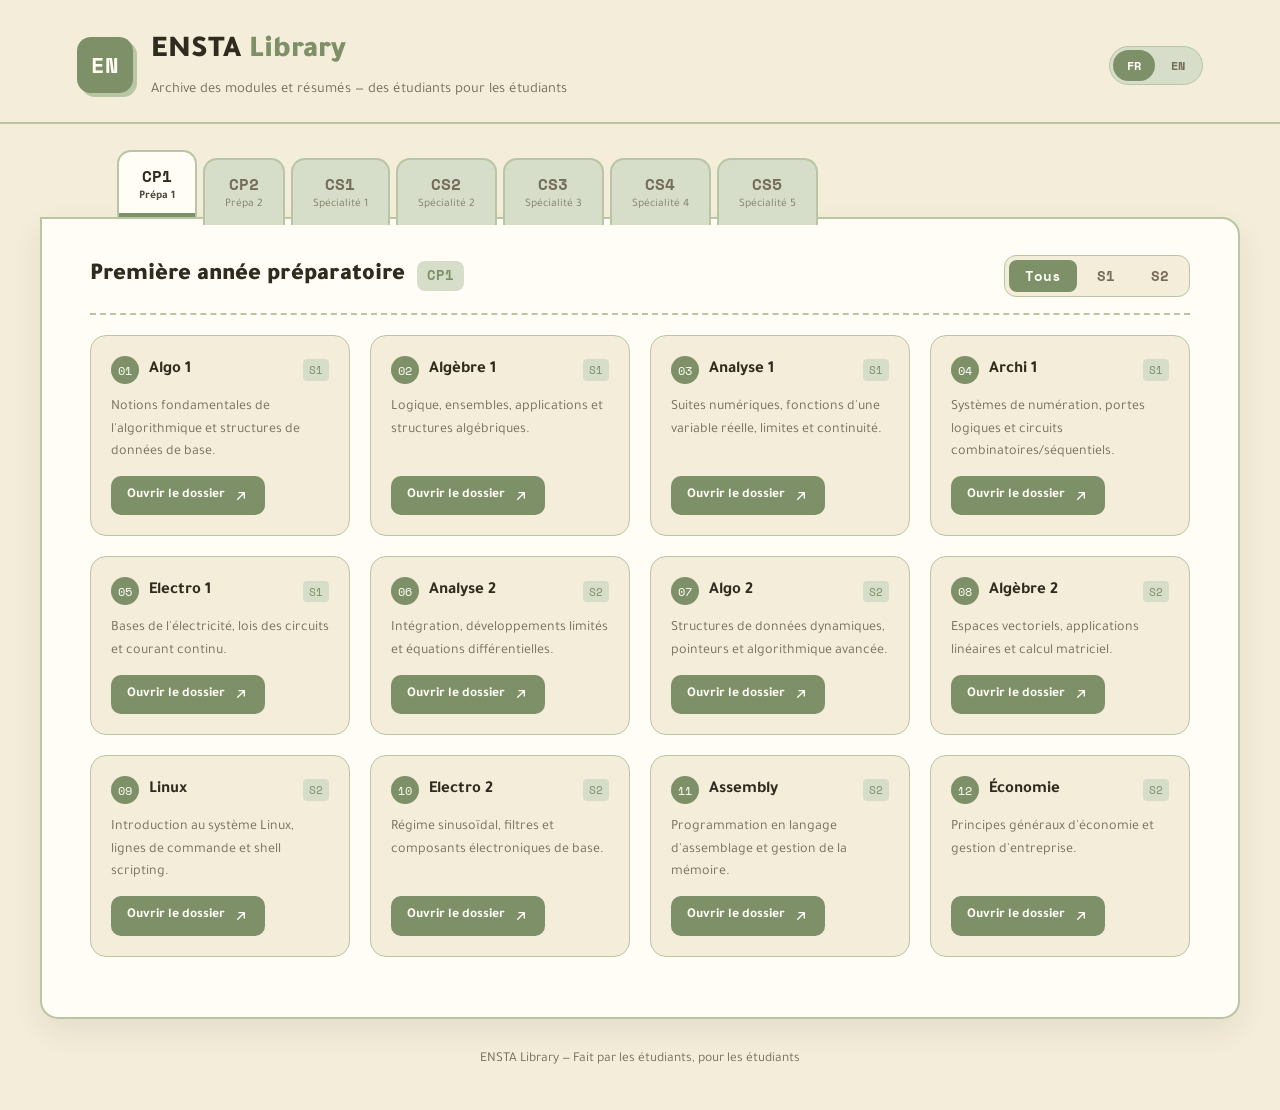
<file: index.html>
<!DOCTYPE html>
<html lang="fr" dir="ltr">
<head>
<meta charset="UTF-8">
<meta name="viewport" content="width=device-width, initial-scale=1.0">
<title>ENSTA Library — Course Archive</title>
<link rel="preconnect" href="https://fonts.googleapis.com">
<link rel="preconnect" href="https://fonts.gstatic.com" crossorigin>
<link href="https://fonts.googleapis.com/css2?family=Tajawal:wght@400;500;700;900&family=Space+Mono:wght@400;700&display=swap" rel="stylesheet">
<style>

:root{
  --bg:         #f4edda;   
  --green:      #d6dec9;  
  --green-deep: #7d9068;  
  --green-line: #b9c6a4;   
  --ink:        #2f2b1f;  
  --ink-soft:   #756c59;   
  --card:       #fffdf6;
  --card-shadow: rgba(47,43,31,0.08);
}

*{ box-sizing:border-box; margin:0; padding:0; }
html{ scroll-behavior:smooth; }
body{
  background:var(--bg);
  color:var(--ink);
  font-family:'Tajawal', sans-serif;
  line-height:1.6;
  min-height:100vh;
}


.site-header{
  background:var(--bg);
  border-bottom:2px solid var(--green-line);
  padding:28px 6vw 20px;
}
.header-inner{
  max-width:1200px;
  margin:0 auto;
  display:flex;
  align-items:center;
  justify-content:space-between;
  flex-wrap:wrap;
  gap:16px;
}
.brand{ display:flex; align-items:center; gap:18px; }
.brand-mark{
  font-family:'Space Mono', monospace;
  font-weight:700;
  font-size:1.4rem;
  background:var(--green-deep);
  color:var(--card);
  width:56px; height:56px;
  border-radius:14px;
  display:flex; align-items:center; justify-content:center;
  letter-spacing:1px;
  box-shadow:4px 4px 0 var(--green-line);
}
.brand-text h1{
  font-size:1.9rem;
  font-weight:900;
  color:var(--ink);
}
.brand-text h1 span{ color:var(--green-deep); }
.brand-text p{ color:var(--ink-soft); font-size:0.92rem; margin-top:2px; }

.header-right{ display:flex; align-items:center; gap:12px; flex-wrap:wrap; }

.lang-switch{
  display:flex;
  background:var(--green);
  border:1px solid var(--green-line);
  border-radius:20px;
  padding:3px;
  gap:2px;
}
.lang-btn{
  font-family:'Space Mono', monospace;
  font-size:0.78rem;
  font-weight:700;
  border:none;
  background:transparent;
  color:var(--ink-soft);
  padding:6px 14px;
  border-radius:16px;
  cursor:pointer;
  transition:all .15s ease;
}
.lang-btn:hover{ color:var(--ink); }
.lang-btn.active{ background:var(--green-deep); color:var(--card); }


.cycle-tabs{
  max-width:1200px;
  margin:26px auto 0;
  padding:0 6vw;
  display:flex;
  gap:6px;
  flex-wrap:wrap;
}
.tab{
  font-family:'Tajawal', sans-serif;
  cursor:pointer;
  border:2px solid var(--green-line);
  border-bottom:none;
  background:var(--green);
  color:var(--ink-soft);
  padding:12px 20px 14px;
  border-radius:14px 14px 0 0;
  display:flex;
  flex-direction:column;
  align-items:center;
  gap:2px;
  transform:translateY(8px);
  transition:all .18s ease;
}
.tab:hover{ transform:translateY(2px); color:var(--ink); }
.tab.active{
  background:var(--card);
  color:var(--ink);
  transform:translateY(0);
  border-color:var(--green-line);
  box-shadow:0 -4px 0 0 var(--green-deep) inset;
  font-weight:700;
}
.tab-code{ font-family:'Space Mono', monospace; font-weight:700; font-size:1rem; }
.tab-label{ font-size:0.72rem; opacity:.85; }

.content{
  max-width:1200px;
  margin:0 auto;
  background:var(--card);
  border:2px solid var(--green-line);
  border-radius:0 18px 18px 18px;
  padding:36px 6vw 60px;
  margin-inline:6vw;
  box-shadow:0 12px 30px var(--card-shadow);
}
@media(min-width:1212px){ .content{ margin-inline:auto; padding:36px 48px 60px; } }

.panel-head{
  border-bottom:2px dashed var(--green-line);
  padding-bottom:16px;
  margin-bottom:20px;
  display:flex;
  justify-content:space-between;
  align-items:center;
  flex-wrap:wrap;
  gap:16px;
}
.panel-head h2{ font-size:1.5rem; font-weight:900; display:flex; align-items:center; gap:12px; }
.panel-code{
  font-family:'Space Mono', monospace;
  font-size:0.85rem;
  background:var(--green);
  color:var(--green-deep);
  padding:4px 10px;
  border-radius:8px;
  font-weight:700;
}


.semester-filter{
  display:flex;
  background:var(--bg);
  padding:4px;
  border-radius:12px;
  border:1px solid var(--green-line);
  gap:4px;
}
.sem-btn{
  border:none;
  background:transparent;
  padding:6px 16px;
  border-radius:8px;
  font-weight:700;
  font-size:0.85rem;
  cursor:pointer;
  color:var(--ink-soft);
  transition:all .15s ease;
  font-family:'Space Mono', monospace;
}
.sem-btn.active{
  background:var(--green-deep);
  color:var(--card);
}

.module-grid{
  display:grid;
  grid-template-columns:repeat(auto-fill, minmax(260px, 1fr));
  gap:20px;
}

.module-card{
  background:var(--bg);
  border:1.5px solid var(--green-line);
  border-radius:16px;
  padding:20px;
  display:flex;
  flex-direction:column;
  gap:12px;
  transition:all .15s ease;
}
.module-card:hover{
  transform:translateY(-4px);
  border-color:var(--green-deep);
  box-shadow:0 10px 22px var(--card-shadow);
}

.card-top{ display:flex; align-items:center; gap:10px; }
.card-index{
  font-family:'Space Mono', monospace;
  font-size:0.75rem;
  color:var(--card);
  background:var(--green-deep);
  width:28px; height:28px;
  border-radius:50%;
  display:flex; align-items:center; justify-content:center;
  flex-shrink:0;
}
.module-title{ font-size:1.05rem; font-weight:700; color:var(--ink); }
.sem-badge{
  font-family:'Space Mono', monospace;
  font-size:0.7rem;
  padding:2px 6px;
  background:var(--green);
  color:var(--green-deep);
  border-radius:4px;
  margin-left:auto;
}

.module-desc{ color:var(--ink-soft); font-size:0.88rem; flex-grow:1; }

.module-btn{
  align-self:flex-start;
  display:inline-flex;
  align-items:center;
  gap:8px;
  text-decoration:none;
  background:var(--green-deep);
  color:var(--card);
  font-weight:700;
  font-size:0.85rem;
  padding:9px 16px;
  border-radius:10px;
  transition:all .15s ease;
}
.module-btn:hover{ background:var(--ink); transform:translateY(-2px); }

.empty-msg{
  grid-column: 1 / -1;
  text-align: center;
  padding: 40px;
  color: var(--ink-soft);
  font-size: 1rem;
}

/* ============== التذييل ============== */
.site-footer{
  text-align:center;
  color:var(--ink-soft);
  font-size:0.85rem;
  padding:30px 6vw 40px;
}
</style>
</head>
<body>

  <!-- ===================== Header ===================== -->
  <header class="site-header">
    <div class="header-inner">
      <div class="brand">
        <span class="brand-mark">EN</span>
        <div class="brand-text">
          <h1>ENSTA <span>Library</span></h1>
          <p data-i18n="brandDesc">Archive des modules et résumés — des étudiants pour les étudiants</p>
        </div>
      </div>

      <div class="header-right">
        <div class="lang-switch" id="langSwitch">
          <button class="lang-btn active" data-lang="fr">FR</button>
          <button class="lang-btn" data-lang="en">EN</button>
        </div>
      </div>
    </div>
  </header>


  <nav class="cycle-tabs" id="cycleTabs">
    <button class="tab active" data-year="cp1"><span class="tab-code">CP1</span><span class="tab-label" data-i18n="cp1Tab">Prépa 1</span></button>
    <button class="tab" data-year="cp2"><span class="tab-code">CP2</span><span class="tab-label" data-i18n="cp2Tab">Prépa 2</span></button>
    <button class="tab" data-year="cs1"><span class="tab-code">CS1</span><span class="tab-label" data-i18n="cs1Tab">Spécialité 1</span></button>
    <button class="tab" data-year="cs2"><span class="tab-code">CS2</span><span class="tab-label" data-i18n="cs2Tab">Spécialité 2</span></button>
    <button class="tab" data-year="cs3"><span class="tab-code">CS3</span><span class="tab-label" data-i18n="cs3Tab">Spécialité 3</span></button>
    <button class="tab" data-year="cs4"><span class="tab-code">CS4</span><span class="tab-label" data-i18n="cs4Tab">Spécialité 4</span></button>
    <button class="tab" data-year="cs5"><span class="tab-code">CS5</span><span class="tab-label" data-i18n="cs5Tab">Spécialité 5</span></button>
  </nav>


  <main class="content">
    <div class="panel-head">
      <h2>
        <span id="yearTitle">Première année préparatoire</span> 
        <span class="panel-code" id="yearCode">CP1</span>
      </h2>
      
  
      <div class="semester-filter" id="semFilter">
        <button class="sem-btn active" data-sem="all">Tous</button>
        <button class="sem-btn" id="semBtn1" data-sem="s1">S1</button>
        <button class="sem-btn" id="semBtn2" data-sem="s2">S2</button>
      </div>
    </div>

    <div class="module-grid" id="moduleGrid"></div>
  </main>

  <footer class="site-footer">
    <p data-i18n="footer">ENSTA Library — Fait par les étudiants, pour les étudiants</p>
  </footer>

  <script>

const COURSES_DATA = [

  {
    year: "cp1",
    semester: "s1",
    title: "Algo 1",
    desc: "Notions fondamentales de l'algorithmique et structures de données de base.",
    driveUrl: "https://drive.google.com/drive/folders/15fAV8W_iGJVj7IA3oI7IIZ8zhR-wnURU?usp=sharing"
  },
  {
    year: "cp1",
    semester: "s1",
    title: "Algèbre 1",
    desc: "Logique, ensembles, applications et structures algébriques.",
    driveUrl: "https://drive.google.com/drive/folders/1OSJxyHSs7dYy3sjglzbchlLDVcGGIwJ_?usp=sharing"
  },
  {
    year: "cp1",
    semester: "s1",
    title: "Analyse 1",
    desc: "Suites numériques, fonctions d'une variable réelle, limites et continuité.",
    driveUrl: "https://drive.google.com/drive/folders/1zbcnC185Kks_YcY4-croj7jDknlIejmb?usp=sharing"
  },
  {
    year: "cp1",
    semester: "s1",
    title: "Archi 1",
    desc: "Systèmes de numération, portes logiques et circuits combinatoires/séquentiels.",
    driveUrl: "https://drive.google.com/drive/folders/1Jd4qoF-x3eaJaRGfM1UgVmid1R62XLT4?usp=sharing"
  },
  {
    year: "cp1",
    semester: "s1",
    title: "Electro 1",
    desc: "Bases de l'électricité, lois des circuits et courant continu.",
    driveUrl: "https://drive.google.com/drive/folders/12lAzxk1j7Kf3rW7qJ3gMZDwdXI5ParbK?usp=sharing"
  },


  {
    year: "cp1",
    semester: "s2",
    title: "Analyse 2",
    desc: "Intégration, développements limités et équations différentielles.",
    driveUrl: "https://drive.google.com/drive/folders/1ZKQ1KQUC9XaEkQI-HhpQIHSRjQl9iBVw?usp=sharing"
  },
  {
    year: "cp1",
    semester: "s2",
    title: "Algo 2",
    desc: "Structures de données dynamiques, pointeurs et algorithmique avancée.",
    driveUrl: "https://drive.google.com/drive/folders/1QL3rUXfbWLz9OG43wgoh5UBl7AaarP65?usp=sharing"
  },
  {
    year: "cp1",
    semester: "s2",
    title: "Algèbre 2",
    desc: "Espaces vectoriels, applications linéaires et calcul matriciel.",
    driveUrl: "https://drive.google.com/drive/folders/1ej-2hpDRrVyptuO9bWdZ-8IVSzTd-S95?usp=sharing"
  },
  {
    year: "cp1",
    semester: "s2",
    title: "Linux",
    desc: "Introduction au système Linux, lignes de commande et shell scripting.",
    driveUrl: "https://drive.google.com/drive/folders/1ECAsznqr3PTmER0xz21k9vNKK4TlLtSt?usp=sharing"
  },
  {
    year: "cp1",
    semester: "s2",
    title: "Electro 2",
    desc: "Régime sinusoïdal, filtres et composants électroniques de base.",
    driveUrl: "https://drive.google.com/drive/folders/1C41SzoihUpmHHoVBfJsbnudwuS6cN-7A?usp=sharing"
  },
  {
    year: "cp1",
    semester: "s2",
    title: "Assembly",
    desc: "Programmation en langage d'assemblage et gestion de la mémoire.",
    driveUrl: "https://drive.google.com/drive/folders/1zqbA8WGII_prKmqBWlI5K7pCHn8tTHHe?usp=sharing"
  },
  {
    year: "cp1",
    semester: "s2",
    title: "Économie",
    desc: "Principes généraux d'économie et gestion d'entreprise.",
    driveUrl: "https://drive.google.com/drive/folders/19syO9VPpDFsnpOlMt4FIdYNfelCrUZOB?usp=sharing"
  },


  {
    year: "cp2",
    semester: "s3",
    title: "SFSD (Algo 3)",
    desc: "Structures de fichiers et structures de données avancées.",
    driveUrl: "https://drive.google.com/drive/folders/1vFJtDJVBbwaq0ipXBZ4tK7dRlg65uBYC?usp=sharing"
  },
  {
    year: "cp2",
    semester: "s3",
    title: "Proba 1",
    desc: "Calcul des probabilités, variables aléatoires discrètes et continues.",
    driveUrl: "https://drive.google.com/drive/folders/1QyrFbm8Ue9BbN42tVIxqf5JUOL0OHzm_?usp=sharing"
  },
  {
    year: "cp2",
    semester: "s3",
    title: "Electro 3",
    desc: "Électronique fondamentale et réseaux électriques.",
    driveUrl: "https://drive.google.com/drive/folders/1iZP2M26M3MVlKQRVMO_66v08sbpkac4f?usp=sharing"
  },
  {
    year: "cp2",
    semester: "s3",
    title: "Computer Archi 2",
    desc: "Architecture des ordinateurs et fonctionnement du processeur.",
    driveUrl: "https://drive.google.com/drive/folders/13wytaH9gDXv9emAtND8xriP0v-GmFNgf?usp=sharing"
  },
  {
    year: "cp2",
    semester: "s3",
    title: "Analyse 3",
    desc: "Séries numériques, séries de fonctions et intégrales multiples.",
    driveUrl: "https://drive.google.com/drive/folders/1exqkBIbTp8BPAsan8yz_TkZ-8U3GlqkY?usp=sharing"
  },
  {
    year: "cp2",
    semester: "s3",
    title: "Algèbre 3",
    desc: "Réduction des endomorphismes et formes quadratiques.",
    driveUrl: "https://drive.google.com/drive/folders/1R022bvKL9j7R77WZYicjJyTF8lg7smTf?usp=sharing"
  },
  {
    year: "cp2",
    semester: "s4",
    title: "Proba 2",
    desc: "Statistique inférentielle, tests d'hypothèses et lois de probabilité.",
    driveUrl: "https://drive.google.com/drive/folders/1LID3UYyNQxcGK0Bn3nzxzPibrPpVjjjf?usp=sharing"
  },
  {
    year: "cp2",
    semester: "s4",
    title: "OOP",
    desc: "Programmation orientée objet, classes, héritage et polymorphisme.",
    driveUrl: "https://drive.google.com/drive/folders/14qyaHohETC2bNw2N1olXtaTcHpbRAi5w?usp=sharing"
  },
  {
    year: "cp2",
    semester: "s4",
    title: "Logique Mathématique",
    desc: "Calcul propositionnel, calcul des prédicats et systèmes formels.",
    driveUrl: "https://drive.google.com/drive/folders/11YA9TKcpacTJT-P9Jcu27prqppbj4bbK?usp=sharing"
  },
  {
    year: "cp2",
    semester: "s4",
    title: "Information Systems",
    desc: "Conception de bases de données, modélisation et systèmes d'information.",
    driveUrl: "https://drive.google.com/drive/folders/16NvyfJc2C-kqEVmtG3PiJxPghtiLWqIl?usp=sharing"
  },
  {
    year: "cp2",
    semester: "s4",
    title: "Analyse 4",
    desc: "Analyse complexe, transformées de Fourier et de Laplace.",
    driveUrl: "https://drive.google.com/drive/folders/1Ms9RZ2j6ObuO-NSNfb9imlnumbYyM_23?usp=sharing"
  }
];

/* =======================================================================
   2. ترجمات الصفحة
   ======================================================================= */
const translations = {
  fr: {
    brandDesc: "Archive des modules et résumés — des étudiants pour les étudiants",
    cp1Tab: "Prépa 1", cp2Tab: "Prépa 2", cs1Tab: "Spécialité 1", cs2Tab: "Spécialité 2",
    cs3Tab: "Spécialité 3", cs4Tab: "Spécialité 4", cs5Tab: "Spécialité 5",
    cp1Title: "Première année préparatoire", cp2Title: "Deuxième année préparatoire",
    cs1Title: "Première année de spécialité", cs2Title: "Deuxième année de spécialité",
    cs3Title: "Troisième année de spécialité", cs4Title: "Quatrième année de spécialité",
    cs5Title: "Cinquième année de spécialité",
    moduleBtn: "Ouvrir le dossier",
    emptyMsg: "Aucun module disponible pour cette sélection.",
    footer: "ENSTA Library — Fait par les étudiants, pour les étudiants"
  },
  en: {
    brandDesc: "Course archive and summaries — by students, for students",
    cp1Tab: "Prep 1", cp2Tab: "Prep 2", cs1Tab: "Specialty 1", cs2Tab: "Specialty 2",
    cs3Tab: "Specialty 3", cs4Tab: "Specialty 4", cs5Tab: "Specialty 5",
    cp1Title: "First preparatory year", cp2Title: "Second preparatory year",
    cs1Title: "First specialty year", cs2Title: "Second specialty year",
    cs3Title: "Third specialty year", cs4Title: "Fourth specialty year",
    cs5Title: "Fifth specialty year",
    moduleBtn: "Open folder",
    emptyMsg: "No modules available for this selection.",
    footer: "ENSTA Library — Made by students, for students"
  }
};

let currentYear = "cp1";
let currentSem = "all";
let currentLang = localStorage.getItem("ensta-library-lang") || "fr";


function updateSemesterFilterButtons() {
  const semBtn1 = document.getElementById("semBtn1");
  const semBtn2 = document.getElementById("semBtn2");
  
  if (currentYear === "cp1") {
    semBtn1.textContent = "S1";
    semBtn1.setAttribute("data-sem", "s1");
    semBtn2.textContent = "S2";
    semBtn2.setAttribute("data-sem", "s2");
  } else if (currentYear === "cp2") {
    semBtn1.textContent = "S3";
    semBtn1.setAttribute("data-sem", "s3");
    semBtn2.textContent = "S4";
    semBtn2.setAttribute("data-sem", "s4");
  } else {
    semBtn1.textContent = "S1";
    semBtn1.setAttribute("data-sem", "s1");
    semBtn2.textContent = "S2";
    semBtn2.setAttribute("data-sem", "s2");
  }
}

function renderModules() {
  const grid = document.getElementById("moduleGrid");
  const dict = translations[currentLang];
  grid.innerHTML = "";


  const filtered = COURSES_DATA.filter(item => {
    const matchYear = item.year === currentYear;
    const matchSem = currentSem === "all" || item.semester === currentSem;
    return matchYear && matchSem;
  });

  if (filtered.length === 0) {
    grid.innerHTML = `<div class="empty-msg">${dict.emptyMsg}</div>`;
    return;
  }

  filtered.forEach((mod, index) => {
    const card = document.createElement("article");
    card.className = "module-card";
    
    const num = String(index + 1).padStart(2, '0');

    card.innerHTML = `
      <div class="card-top">
        <span class="card-index">${num}</span>
        <h3 class="module-title">${mod.title}</h3>
        <span class="sem-badge">${mod.semester.toUpperCase()}</span>
      </div>
      <p class="module-desc">${mod.desc}</p>
      <a class="module-btn" href="${mod.driveUrl}" target="_blank" rel="noopener">
        <span>${dict.moduleBtn}</span>
        <svg viewBox="0 0 24 24" width="16" height="16"><path d="M7 17L17 7M17 7H9M17 7V15" stroke="currentColor" stroke-width="2" fill="none" stroke-linecap="round" stroke-linejoin="round"/></svg>
      </a>
    `;
    grid.appendChild(card);
  });
}

function updateHeaderTitle() {
  const dict = translations[currentLang];
  const titleEl = document.getElementById("yearTitle");
  const codeEl = document.getElementById("yearCode");
  
  titleEl.textContent = dict[`${currentYear}Title`];
  codeEl.textContent = currentYear.toUpperCase();
}

function applyLanguage(lang) {
  currentLang = lang;
  const dict = translations[lang] || translations.fr;

  document.querySelectorAll("[data-i18n]").forEach(el => {
    const key = el.getAttribute("data-i18n");
    if (dict[key]) el.textContent = dict[key];
  });

  document.querySelectorAll(".lang-btn").forEach(btn => {
    btn.classList.toggle("active", btn.getAttribute("data-lang") === lang);
  });

  updateHeaderTitle();
  renderModules();

  try { localStorage.setItem("ensta-library-lang", lang); } catch (e) {}
}

// تهيئة الأحداث (Event Listeners)
document.addEventListener("DOMContentLoaded", () => {
  // تبديل السنوات (CP1, CP2...)
  document.getElementById("cycleTabs").addEventListener("click", e => {
    const tab = e.target.closest(".tab");
    if (!tab) return;
    
    document.querySelectorAll(".tab").forEach(t => t.classList.remove("active"));
    tab.classList.add("active");

    currentYear = tab.getAttribute("data-year");
    currentSem = "all";
    
    document.querySelectorAll(".sem-btn").forEach(b => b.classList.remove("active"));
    document.querySelector('.sem-btn[data-sem="all"]').classList.add("active");

    updateSemesterFilterButtons();
    updateHeaderTitle();
    renderModules();
  });

  // تبديل السداسيات
  document.getElementById("semFilter").addEventListener("click", e => {
    const btn = e.target.closest(".sem-btn");
    if (!btn) return;

    document.querySelectorAll(".sem-btn").forEach(b => b.classList.remove("active"));
    btn.classList.add("active");

    currentSem = btn.getAttribute("data-sem");
    renderModules();
  });

  // تبديل اللغة (FR / EN)
  document.getElementById("langSwitch").addEventListener("click", e => {
    const btn = e.target.closest(".lang-btn");
    if (btn) applyLanguage(btn.getAttribute("data-lang"));
  });

  // التشغيل الأول
  updateSemesterFilterButtons();
  applyLanguage(currentLang);
});
</script>
</body>
</html>
</file>
